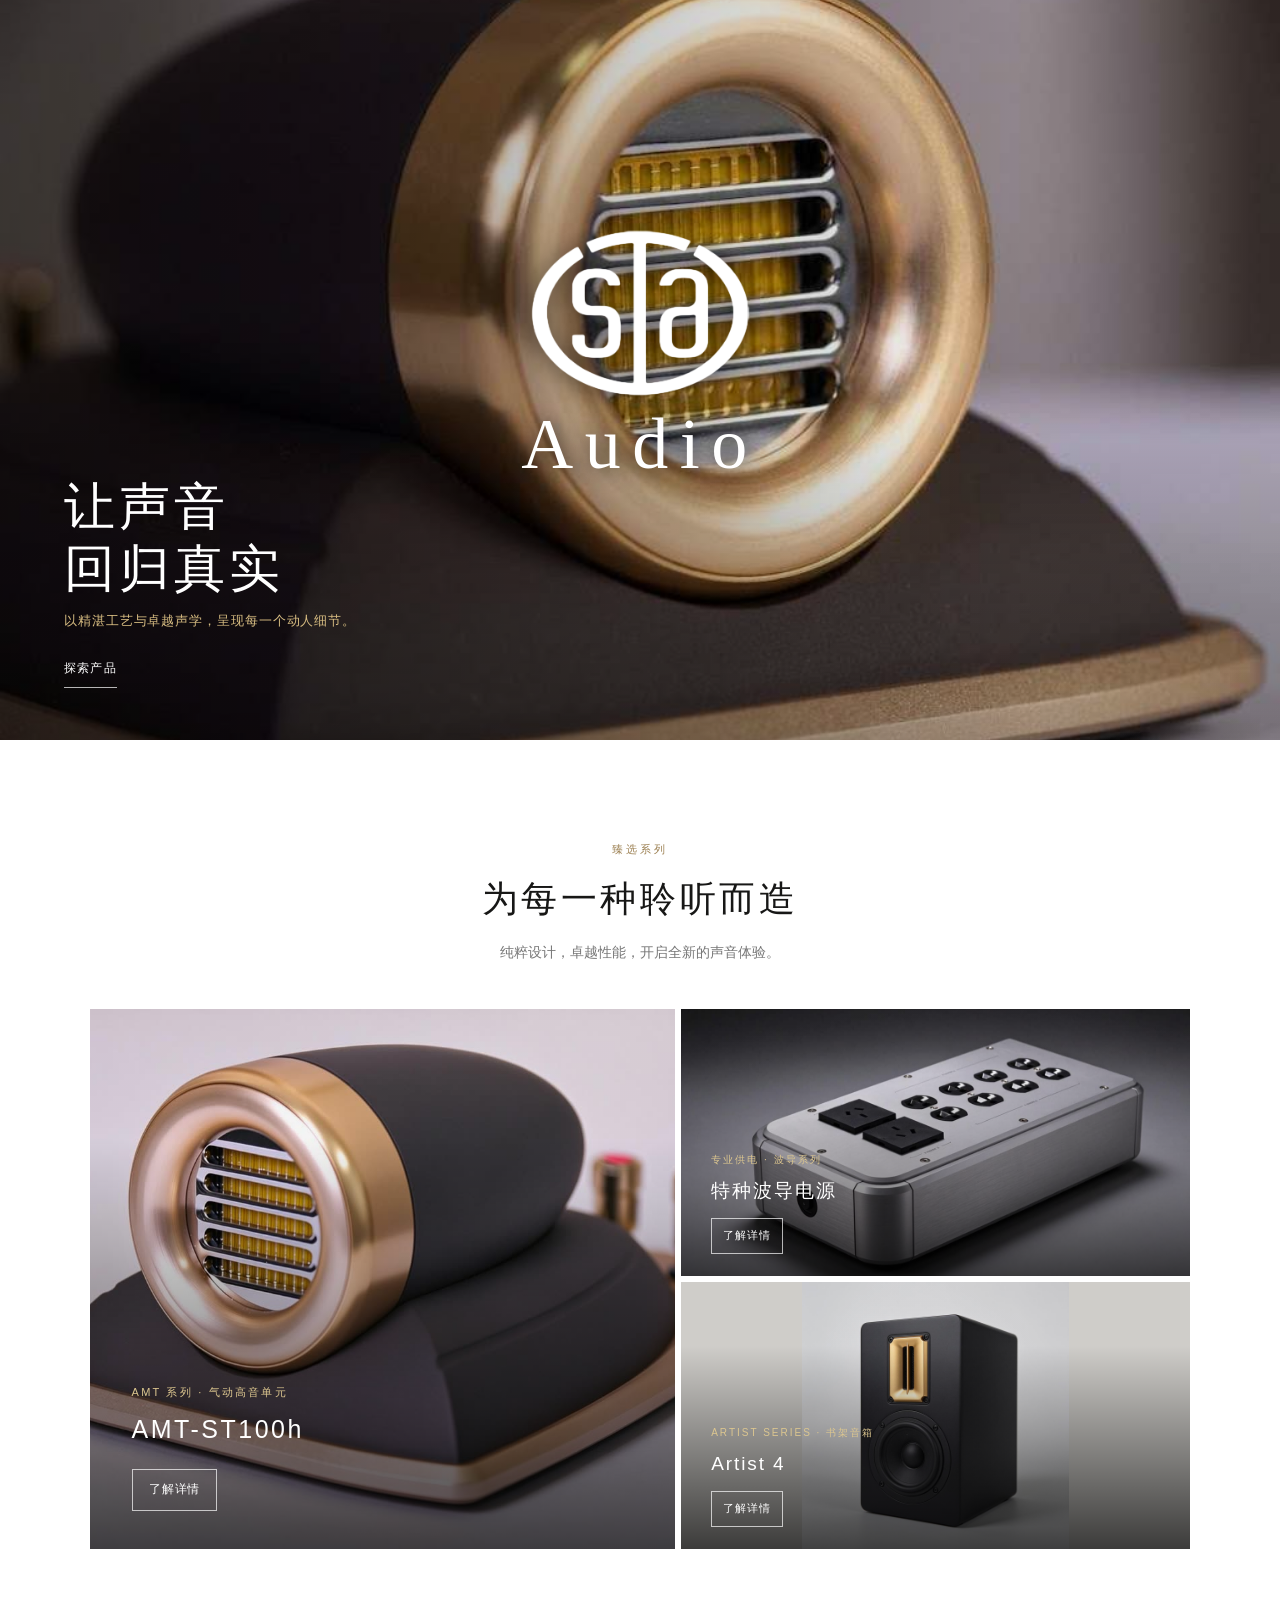
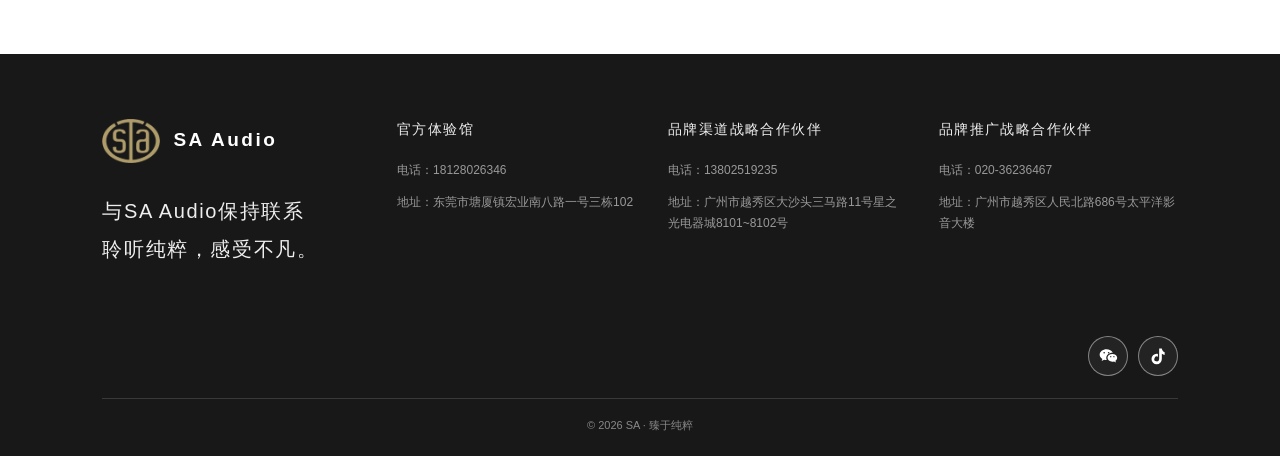
<file: index.html>
<!doctype html>
<html lang="zh-CN">
<head>
  <meta charset="utf-8">
  <meta name="viewport" content="width=device-width, initial-scale=1">
  <title>SA｜臻于纯粹</title>
  <link rel="stylesheet" href="style.css">
</head>
<body>
  <main id="top">
    <section class="hero-slide" id="home-audio" aria-label="SA Audio 品牌视频">
      <video class="hero-video" autoplay muted loop playsinline webkit-playsinline x5-playsinline x5-video-player-type="h5" preload="auto" poster="images/sa-home-poster.jpg" aria-label="SA Audio 品牌宣传视频">
        <source src="images/sa-home-hero.mp4" type="video/mp4">
      </video>
      <div class="shade"></div>
      <div class="hero-brand"><img src="images/SA_logo.png" alt="SA 标志"><span class="hero-brand-name">Audio</span></div>
      <div class="hero-copy"><h1>让声音<br>回归真实</h1><p>以精湛工艺与卓越声学，呈现每一个动人细节。</p><a class="light-link" href="#products">探索产品</a></div>
    </section>
    <section class="products" id="products">
      <div class="section-heading"><p class="eyebrow">臻选系列</p><h2>为每一种聆听而造</h2><p>纯粹设计，卓越性能，开启全新的声音体验。</p></div>
      <div class="product-showcase">
        <article class="product-card product-featured"><div class="product-art art-st100h" role="img" aria-label="AMT-ST100h 气动高音单元"></div><div class="product-info"><p>AMT 系列 · 气动高音单元</p><h3>AMT-ST100h</h3><a href="products/amt-st100h.html" class="detail-button">了解详情</a></div></article>
        <div class="product-side">
          <article class="product-card product-secondary product-third"><div class="product-art art-power" role="img" aria-label="特种波导电源"></div><div class="product-info"><p>专业供电 · 波导系列</p><h3>特种波导电源</h3><a href="products/special-waveguide-power.html" class="detail-button">了解详情</a></div></article>
          <article class="product-card product-secondary product-second product-artist4"><div class="product-art art-artist4" role="img" aria-label="Artist 4 书架音箱"></div><div class="product-info"><p>ARTIST SERIES · 书架音箱</p><h3>Artist 4</h3><a href="products/artist-4.html" class="detail-button">了解详情</a></div></article>
        </div>
      </div>
    </section>
  </main>
  <footer id="contact">
    <div class="footer-main">
      <div class="footer-brand-block"><a class="brand footer-brand" href="#top"><img src="images/SA_logo.png" alt="SA 标志"><span>SA Audio</span></a><p class="footer-slogan">与SA Audio保持联系<br>聆听纯粹，感受不凡。</p></div>
      <div class="footer-col"><h3>官方体验馆</h3><p>电话：18128026346</p><p>地址：东莞市塘厦镇宏业南八路一号三栋102</p></div>
      <div class="footer-col"><h3>品牌渠道战略合作伙伴</h3><p>电话：13802519235</p><p>地址：广州市越秀区大沙头三马路11号星之光电器城8101~8102号</p></div>
      <div class="footer-col"><h3>品牌推广战略合作伙伴</h3><p>电话：020-36236467</p><p>地址：广州市越秀区人民北路686号太平洋影音大楼</p></div>
    </div>
    <div class="contact-social" aria-label="社交平台">
      <button type="button" class="wechat-trigger" aria-label="微信视频号二维码" title="微信视频号"><svg viewBox="0 0 24 24" aria-hidden="true"><path d="M10.2 4C5.7 4 2 6.9 2 10.5c0 2 1.2 3.8 3.2 5l-.8 2.4 2.9-1.5c.9.2 1.8.4 2.8.4h.4a5.7 5.7 0 0 1-.6-2.5c0-3.4 3.3-6.2 7.3-6.2h.6C16.5 5.7 13.6 4 10.2 4Zm-2.8 5.1a1 1 0 1 1 0-2 1 1 0 0 1 0 2Zm5.4 0a1 1 0 1 1 0-2 1 1 0 0 1 0 2Zm4.4.5c-3.2 0-5.8 2-5.8 4.6s2.6 4.6 5.8 4.6c.7 0 1.4-.1 2-.3l2.4 1.2-.7-1.9c1.3-.8 2.1-2.1 2.1-3.6 0-2.6-2.6-4.6-5.8-4.6Zm-1.9 4a.8.8 0 1 1 0-1.6.8.8 0 0 1 0 1.6Zm3.8 0a.8.8 0 1 1 0-1.6.8.8 0 0 1 0 1.6Z"/></svg></button>
      <a class="social-link" href="https://v.douyin.com/jvK3OM8DqbU/" target="_blank" rel="noopener noreferrer" aria-label="抖音" title="抖音"><svg viewBox="0 0 24 24" aria-hidden="true"><path d="M16.6 3c.3 2.2 1.5 3.7 3.4 4.5v3.2a9 9 0 0 1-3.4-1.3v6.2a6.2 6.2 0 1 1-6.2-6.2c.5 0 1 .1 1.5.2v3.4a2.9 2.9 0 1 0 1.5 2.6V3h3.2Z"/></svg></a>
    </div>
    <dialog class="wechat-modal" aria-label="SA 官方微信视频号二维码"><button class="wechat-close" type="button" aria-label="关闭">×</button><img src="images/wechat-channel.png" alt="SA 官方微信视频号二维码"><p>微信扫码关注 SA 官方视频号</p></dialog>
    <div class="footer-bottom"><span>© 2026 SA · 臻于纯粹</span></div>
  </footer>
  <script src="script.js" defer></script>
</body>
</html>
</file>
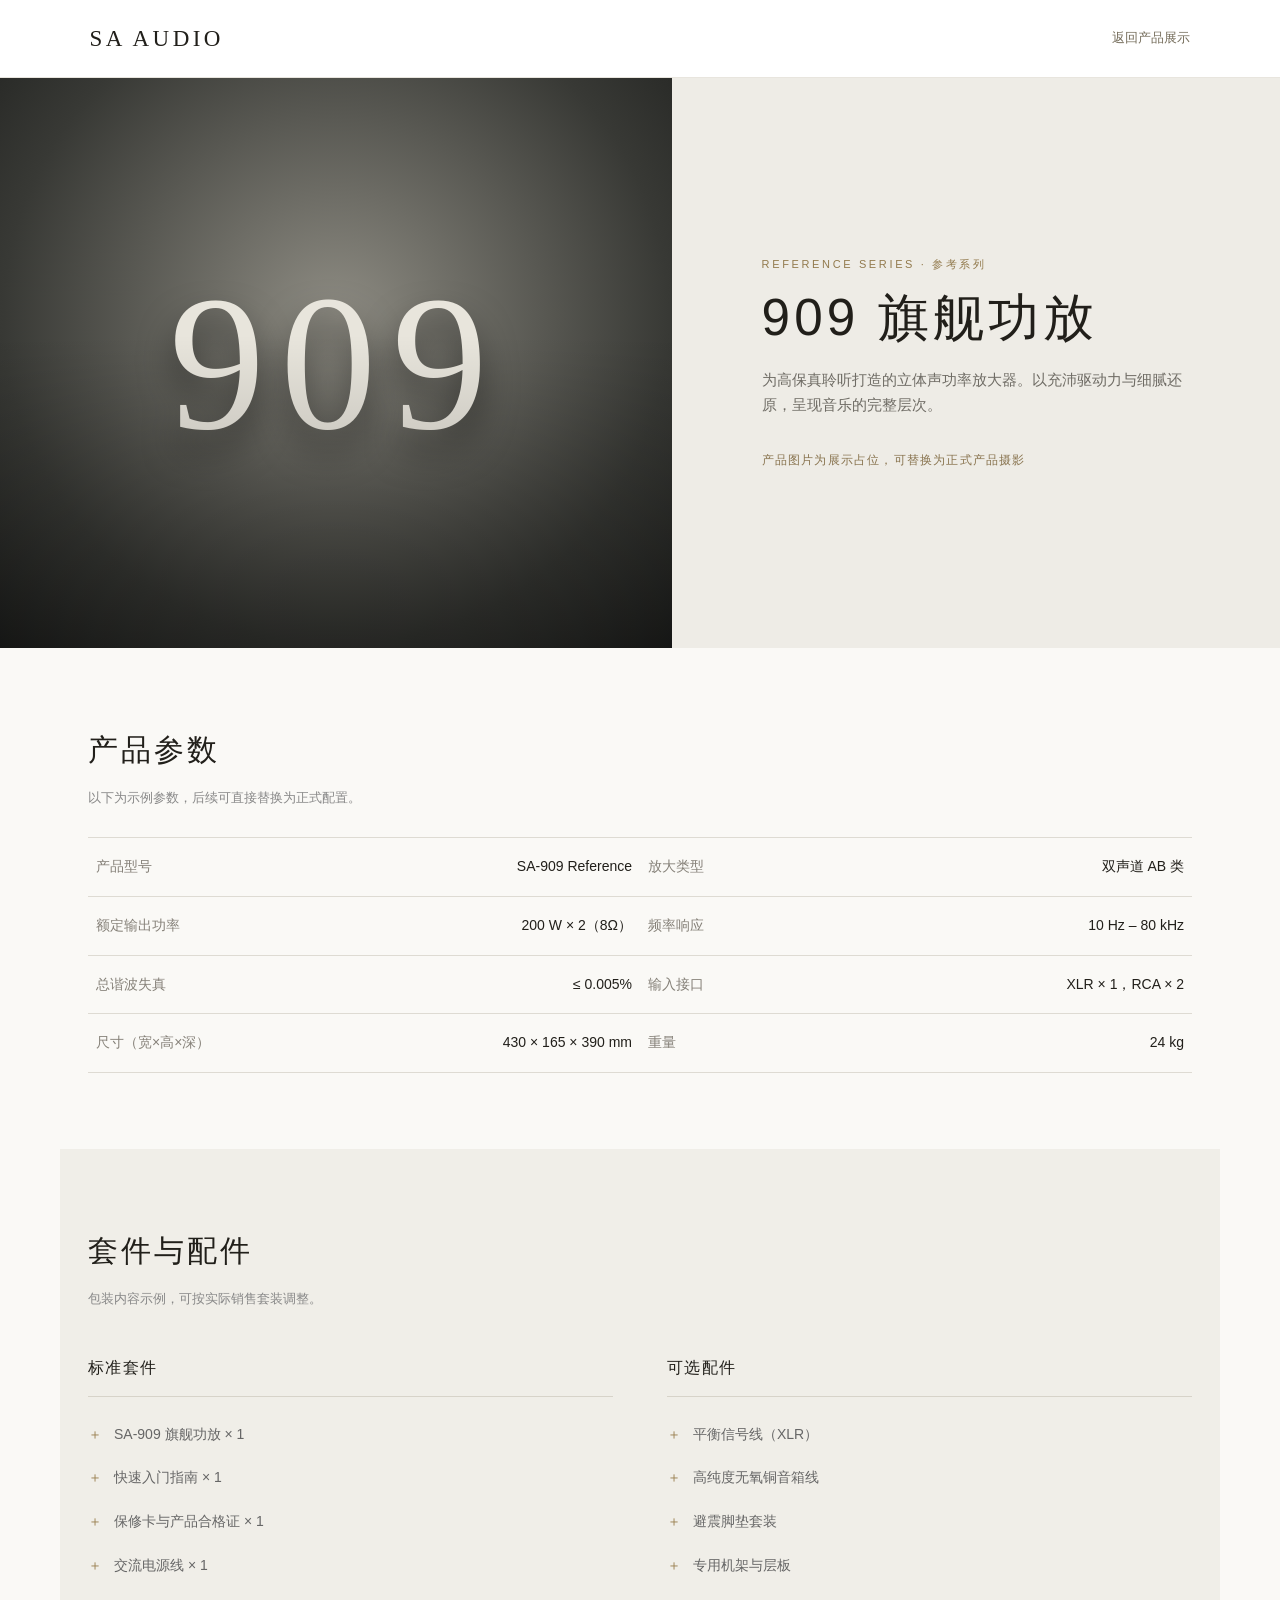
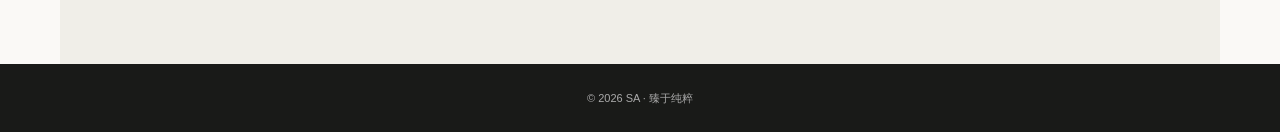
<file: products/amplifier.html>
<!doctype html><html lang="zh-CN"><head><meta charset="utf-8"><meta name="viewport" content="width=device-width, initial-scale=1"><title>909 旗舰功放｜SA Audio</title><link rel="stylesheet" href="product.css"></head><body>
<header class="detail-header"><a class="detail-logo" href="../index.html">SA AUDIO</a><a class="back-link" href="../index.html#products">返回产品展示</a></header>
<main><section class="detail-hero"><div class="detail-image" role="img" aria-label="909旗舰功放产品展示图"><span>909</span></div><div class="detail-copy"><p class="detail-kicker">REFERENCE SERIES · 参考系列</p><h1>909 旗舰功放</h1><p class="detail-lead">为高保真聆听打造的立体声功率放大器。以充沛驱动力与细腻还原，呈现音乐的完整层次。</p><p class="detail-price-note">产品图片为展示占位，可替换为正式产品摄影</p></div></section>
<section class="detail-section"><h2>产品参数</h2><p class="section-note">以下为示例参数，后续可直接替换为正式配置。</p><div class="spec-grid"><div class="spec-row"><span>产品型号</span><span>SA-909 Reference</span></div><div class="spec-row"><span>放大类型</span><span>双声道 AB 类</span></div><div class="spec-row"><span>额定输出功率</span><span>200 W × 2（8Ω）</span></div><div class="spec-row"><span>频率响应</span><span>10 Hz – 80 kHz</span></div><div class="spec-row"><span>总谐波失真</span><span>≤ 0.005%</span></div><div class="spec-row"><span>输入接口</span><span>XLR × 1，RCA × 2</span></div><div class="spec-row"><span>尺寸（宽×高×深）</span><span>430 × 165 × 390 mm</span></div><div class="spec-row"><span>重量</span><span>24 kg</span></div></div></section>
<section class="detail-section detail-lists"><h2>套件与配件</h2><p class="section-note">包装内容示例，可按实际销售套装调整。</p><div class="list-columns"><div><h3>标准套件</h3><ul><li>SA-909 旗舰功放 × 1</li><li>快速入门指南 × 1</li><li>保修卡与产品合格证 × 1</li><li>交流电源线 × 1</li></ul></div><div><h3>可选配件</h3><ul><li>平衡信号线（XLR）</li><li>高纯度无氧铜音箱线</li><li>避震脚垫套装</li><li>专用机架与层板</li></ul></div></div></section></main><footer class="detail-footer"><span>© 2026 SA · 臻于纯粹</span></footer></body></html>
</file>
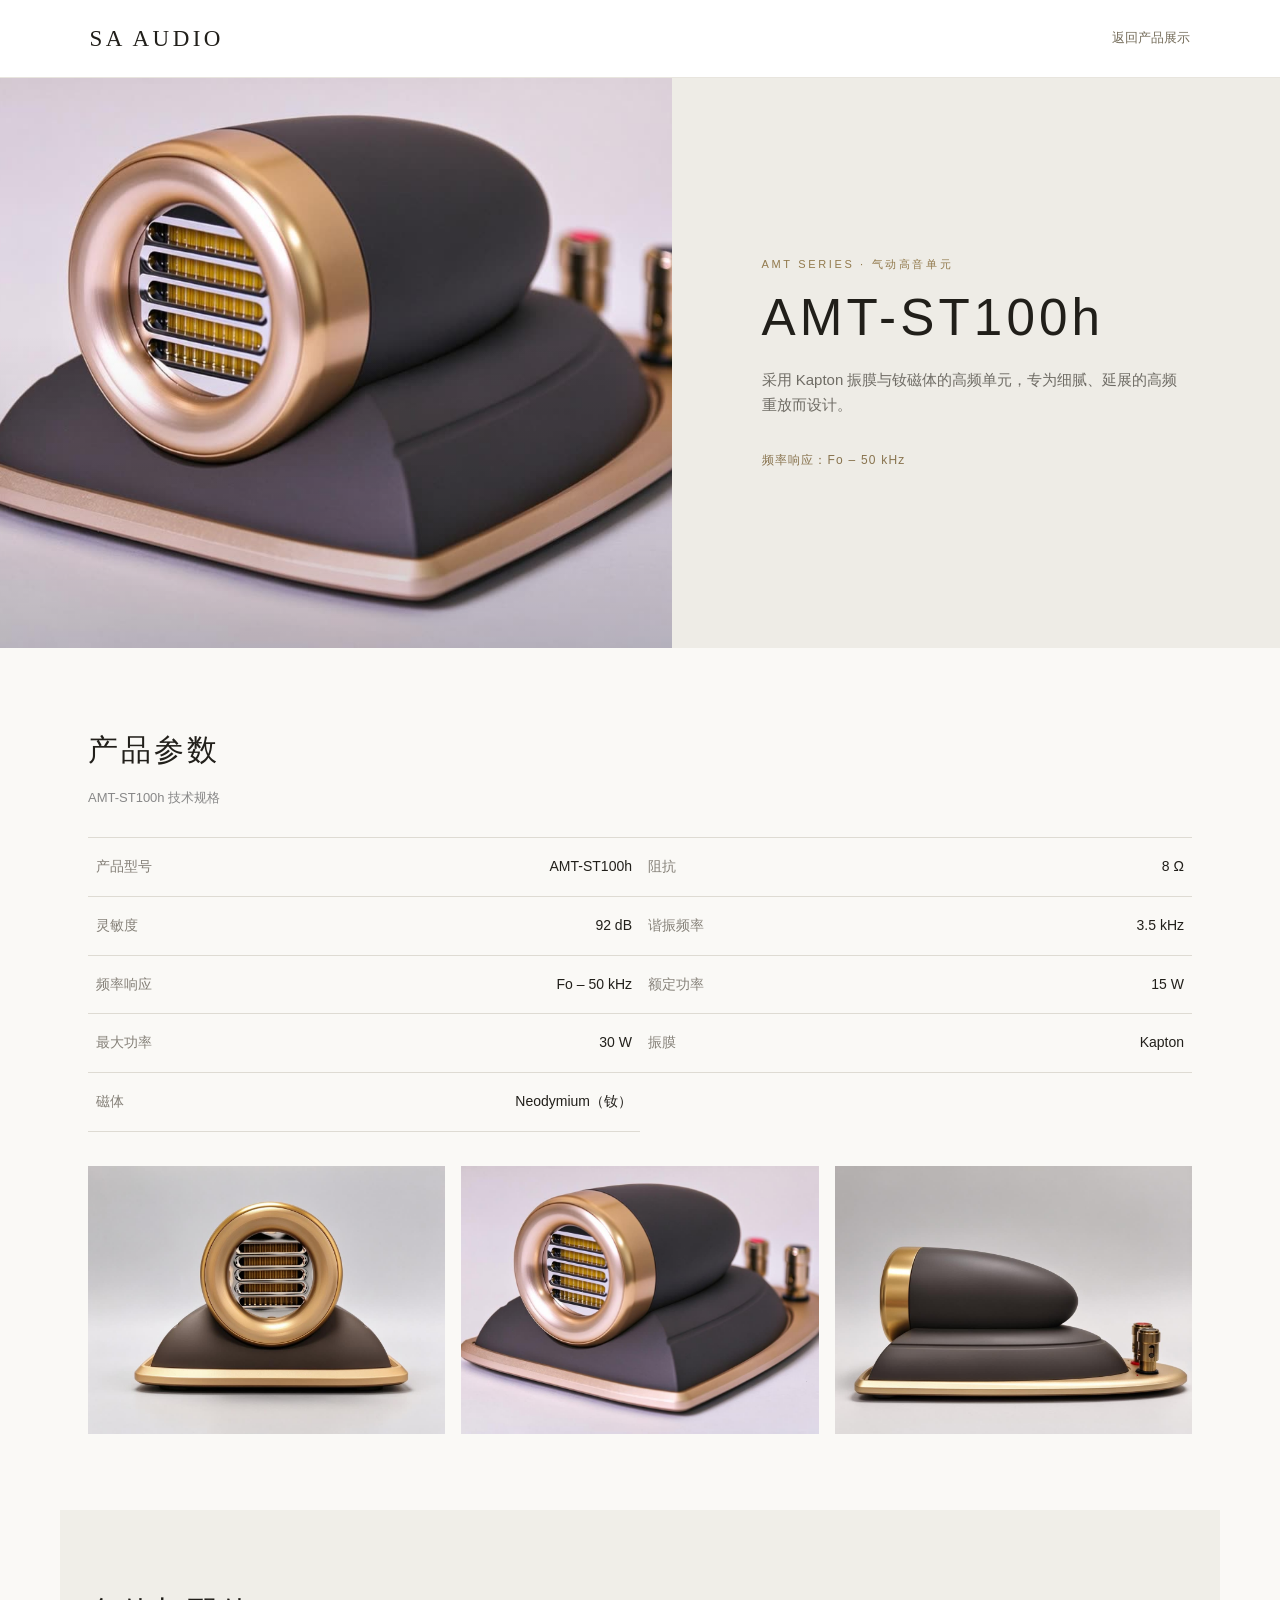
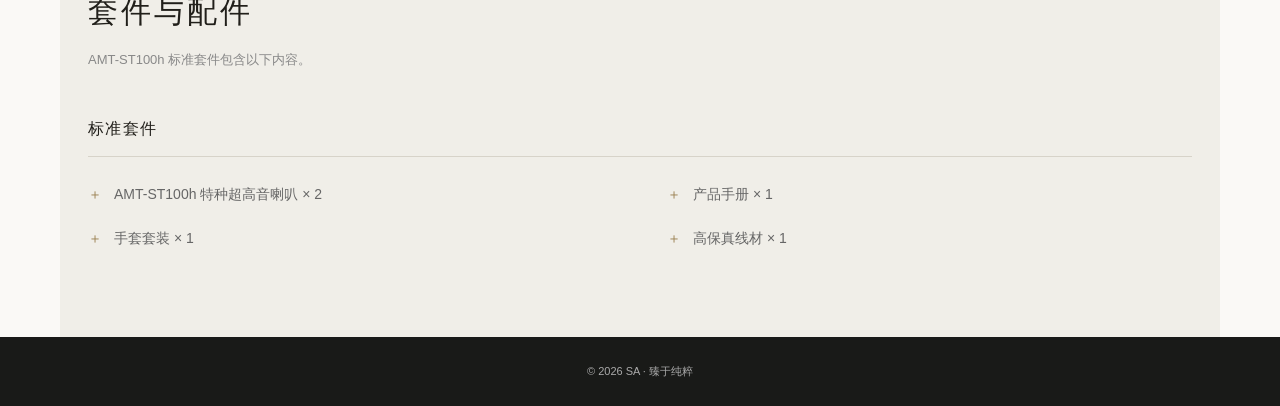
<file: products/amt-st100h.html>
<!doctype html>
<html lang="zh-CN">
<head>
  <meta charset="utf-8">
  <meta name="viewport" content="width=device-width, initial-scale=1">
  <title>AMT-ST100h｜SA Audio</title>
  <link rel="stylesheet" href="product.css">
</head>
<body>
  <header class="detail-header">
    <a class="detail-logo" href="../index.html">SA AUDIO</a>
    <a class="back-link" href="../index.html#products">返回产品展示</a>
  </header>
  <main>
    <section class="detail-hero">
      <div class="detail-image amt-detail-image" role="img" aria-label="AMT-ST100h 气动高音单元正侧面图">
        <img src="../images/productImg/AMT-ST100h/正侧面.png" alt="AMT-ST100h 气动高音单元">
      </div>
      <div class="detail-copy">
        <p class="detail-kicker">AMT SERIES · 气动高音单元</p>
        <h1>AMT-ST100h</h1>
        <p class="detail-lead">采用 Kapton 振膜与钕磁体的高频单元，专为细腻、延展的高频重放而设计。</p>
        <p class="detail-price-note">频率响应：Fo – 50 kHz</p>
      </div>
    </section>
    <section class="detail-section">
      <h2>产品参数</h2>
      <p class="section-note">AMT-ST100h 技术规格</p>
      <div class="spec-grid">
        <div class="spec-row"><span>产品型号</span><span>AMT-ST100h</span></div>
        <div class="spec-row"><span>阻抗</span><span>8 Ω</span></div>
        <div class="spec-row"><span>灵敏度</span><span>92 dB</span></div>
        <div class="spec-row"><span>谐振频率</span><span>3.5 kHz</span></div>
        <div class="spec-row"><span>频率响应</span><span>Fo – 50 kHz</span></div>
        <div class="spec-row"><span>额定功率</span><span>15 W</span></div>
        <div class="spec-row"><span>最大功率</span><span>30 W</span></div>
        <div class="spec-row"><span>振膜</span><span>Kapton</span></div>
        <div class="spec-row"><span>磁体</span><span>Neodymium（钕）</span></div>
      </div>
      <div class="product-gallery" aria-label="AMT-ST100h 产品图集">
        <img src="../images/productImg/AMT-ST100h/正面.png" alt="AMT-ST100h 正面">
        <img src="../images/productImg/AMT-ST100h/正侧面.png" alt="AMT-ST100h 正侧面">
        <img src="../images/productImg/AMT-ST100h/侧面.png" alt="AMT-ST100h 侧面">
      </div>
    </section>
    <section class="detail-section detail-lists">
      <h2>套件与配件</h2>
      <p class="section-note">AMT-ST100h 标准套件包含以下内容。</p>
      <div class="list-columns kit-list-single">
        <div><h3>标准套件</h3><ul>
          <li>AMT-ST100h 特种超高音喇叭 × 2</li>
          <li>产品手册 × 1</li>
          <li>手套套装 × 1</li>
          <li>高保真线材 × 1</li>
        </ul></div>
      </div>
    </section>
  </main>
  <footer class="detail-footer"><span>© 2026 SA · 臻于纯粹</span></footer>
</body>
</html>
</file>
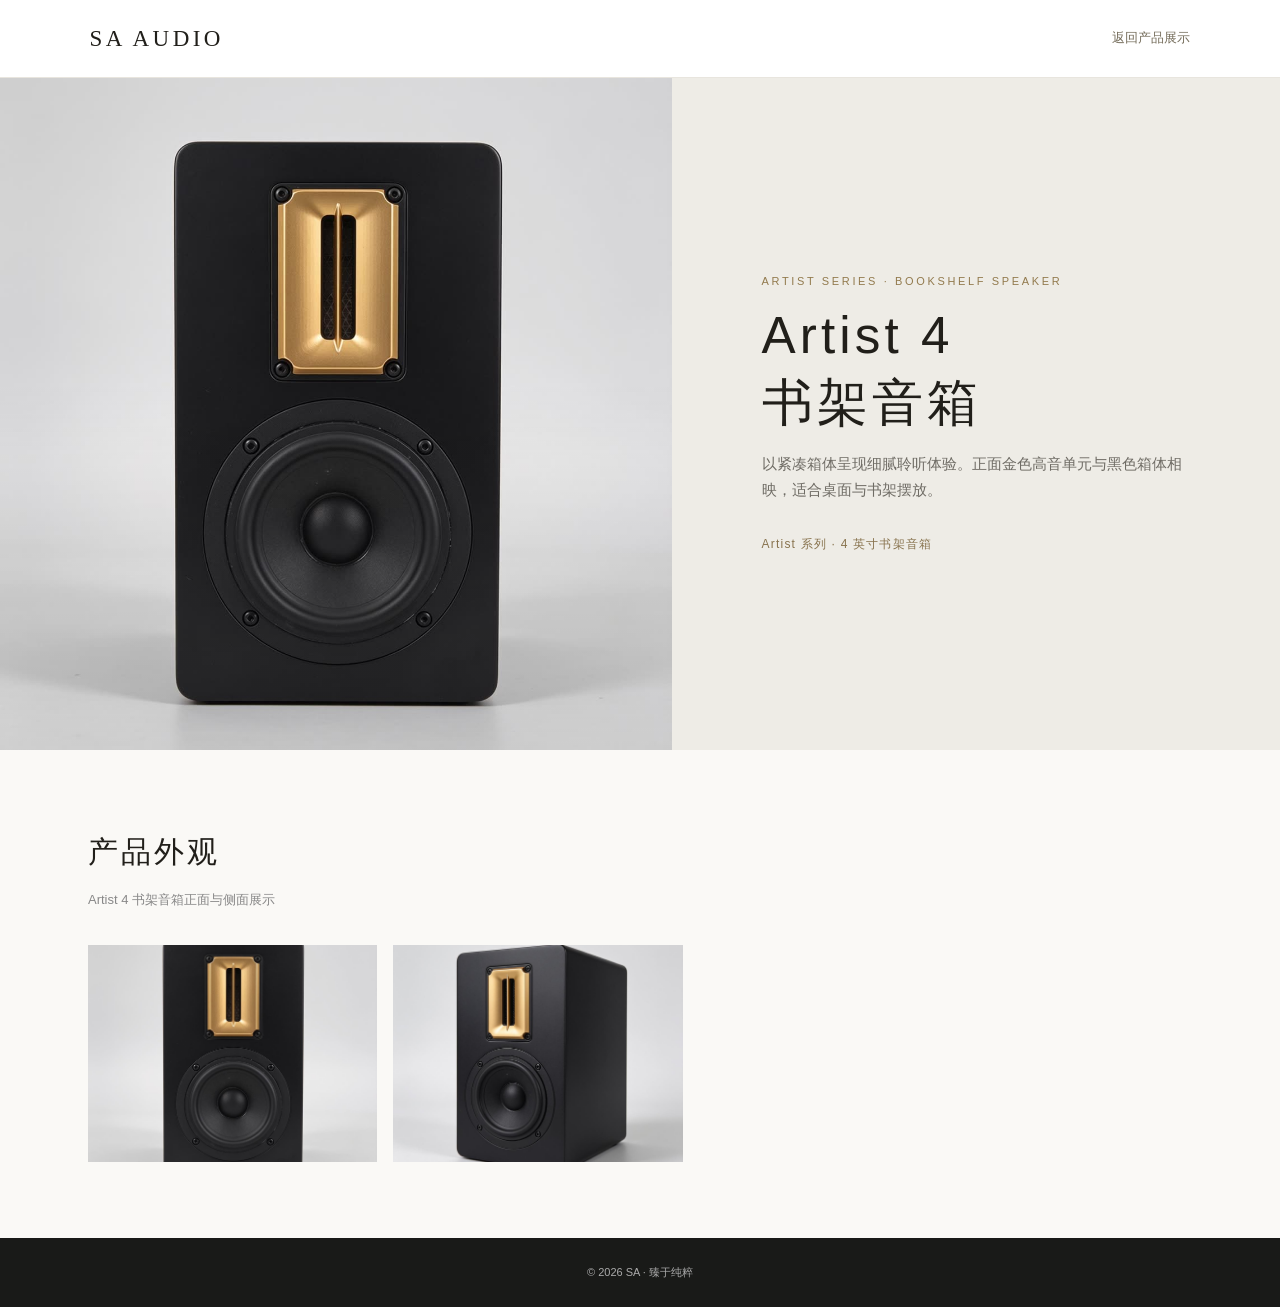
<file: products/artist-4.html>
<!doctype html>
<html lang="zh-CN">
<head>
  <meta charset="utf-8">
  <meta name="viewport" content="width=device-width, initial-scale=1">
  <title>Artist 4 书架音箱｜SA Audio</title>
  <link rel="stylesheet" href="product.css">
</head>
<body>
  <header class="detail-header">
    <a class="detail-logo" href="../index.html">SA AUDIO</a>
    <a class="back-link" href="../index.html#products">返回产品展示</a>
  </header>
  <main>
    <section class="detail-hero">
      <div class="detail-image artist4-detail-image" role="img" aria-label="Artist 4 书架音箱正面图">
        <img src="../images/productImg/artist-4-front.jpeg" alt="Artist 4 书架音箱正面">
      </div>
      <div class="detail-copy">
        <p class="detail-kicker">ARTIST SERIES · BOOKSHELF SPEAKER</p>
        <h1>Artist 4<br>书架音箱</h1>
        <p class="detail-lead">以紧凑箱体呈现细腻聆听体验。正面金色高音单元与黑色箱体相映，适合桌面与书架摆放。</p>
        <p class="detail-price-note">Artist 系列 · 4 英寸书架音箱</p>
      </div>
    </section>
    <section class="detail-section">
      <h2>产品外观</h2>
      <p class="section-note">Artist 4 书架音箱正面与侧面展示</p>
      <div class="product-gallery artist4-gallery" aria-label="Artist 4 书架音箱产品图片">
        <img src="../images/productImg/artist-4-front.jpeg" alt="Artist 4 书架音箱正面">
        <img src="../images/productImg/artist-4-side.jpg" alt="Artist 4 书架音箱侧面">
      </div>
    </section>
  </main>
  <footer class="detail-footer"><span>© 2026 SA · 臻于纯粹</span></footer>
</body>
</html>
</file>
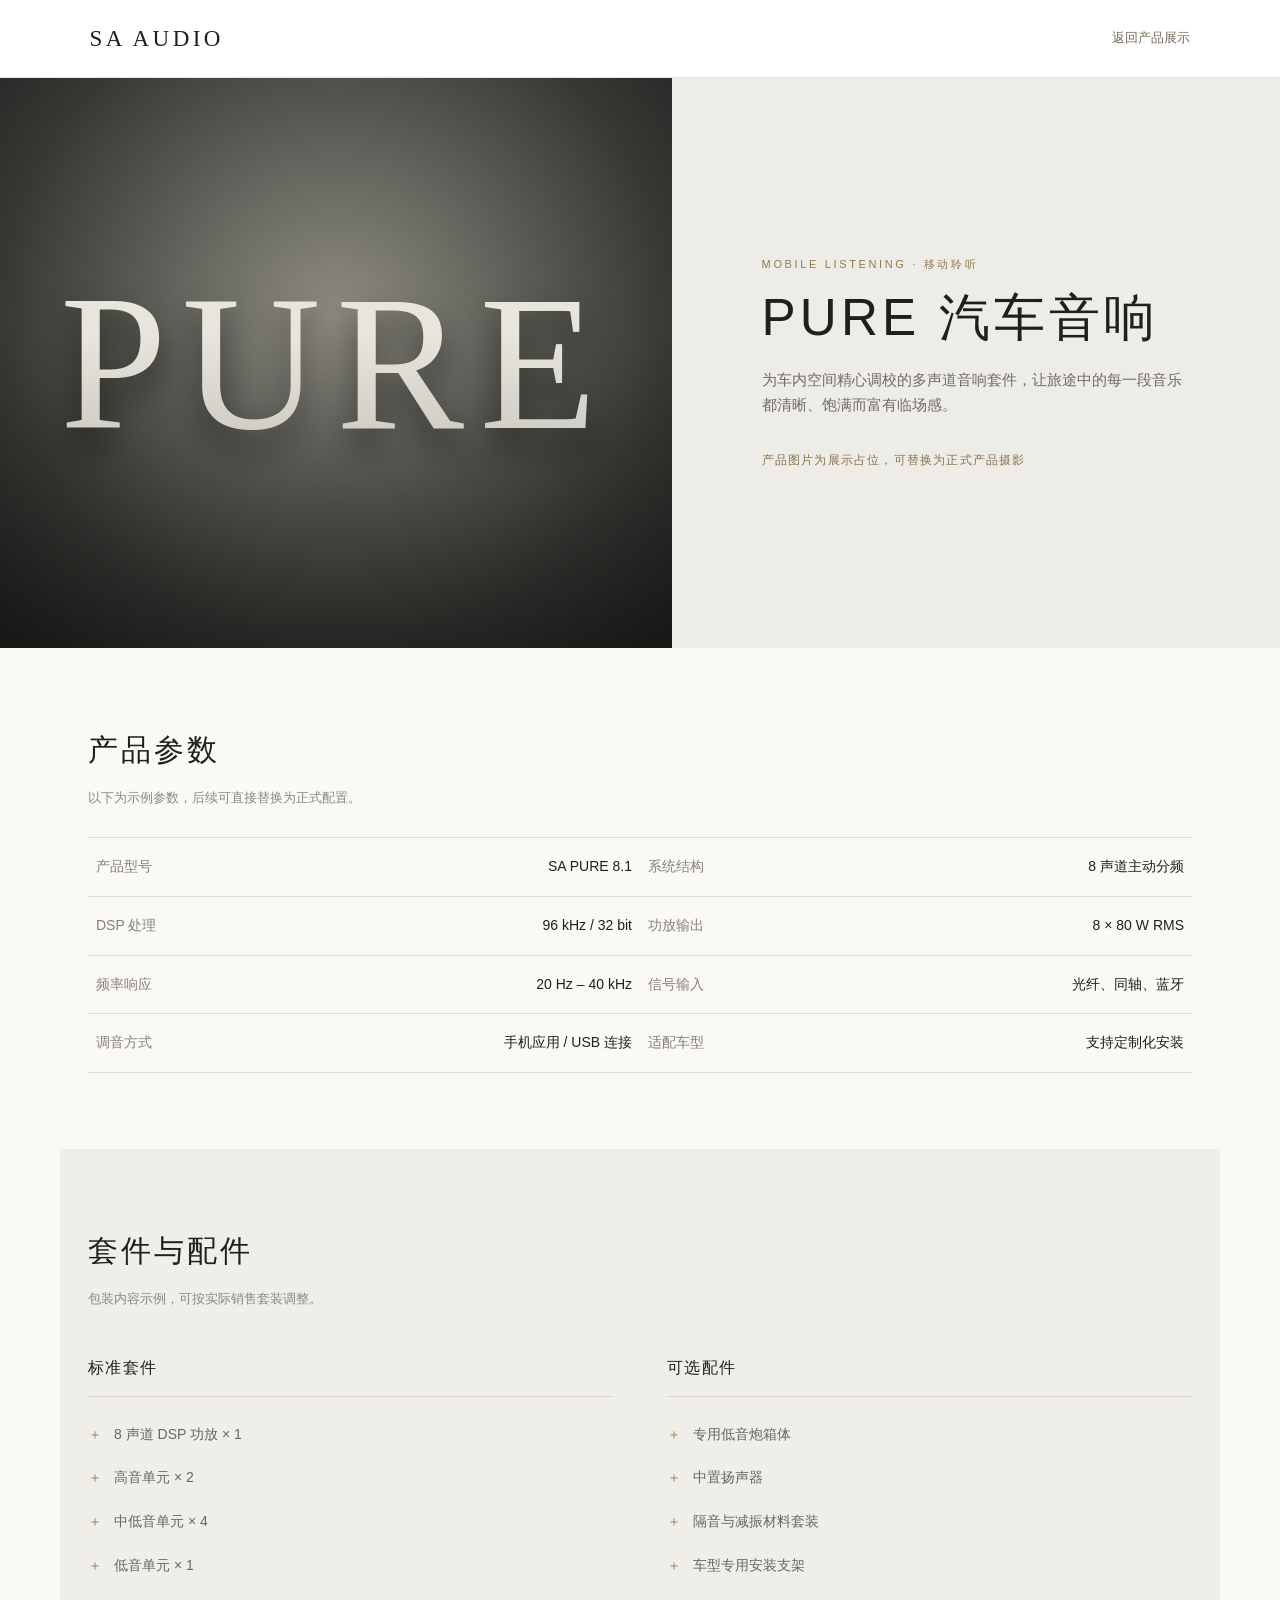
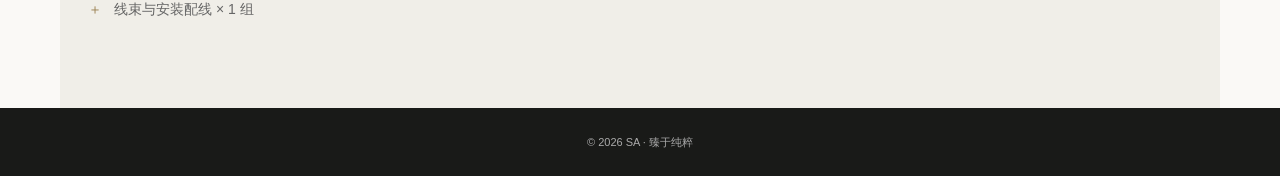
<file: products/car-audio.html>
<!doctype html><html lang="zh-CN"><head><meta charset="utf-8"><meta name="viewport" content="width=device-width, initial-scale=1"><title>PURE 汽车音响｜SA Audio</title><link rel="stylesheet" href="product.css"></head><body>
<header class="detail-header"><a class="detail-logo" href="../index.html">SA AUDIO</a><a class="back-link" href="../index.html#products">返回产品展示</a></header>
<main><section class="detail-hero"><div class="detail-image" role="img" aria-label="PURE汽车音响产品展示图"><span>PURE</span></div><div class="detail-copy"><p class="detail-kicker">MOBILE LISTENING · 移动聆听</p><h1>PURE 汽车音响</h1><p class="detail-lead">为车内空间精心调校的多声道音响套件，让旅途中的每一段音乐都清晰、饱满而富有临场感。</p><p class="detail-price-note">产品图片为展示占位，可替换为正式产品摄影</p></div></section>
<section class="detail-section"><h2>产品参数</h2><p class="section-note">以下为示例参数，后续可直接替换为正式配置。</p><div class="spec-grid"><div class="spec-row"><span>产品型号</span><span>SA PURE 8.1</span></div><div class="spec-row"><span>系统结构</span><span>8 声道主动分频</span></div><div class="spec-row"><span>DSP 处理</span><span>96 kHz / 32 bit</span></div><div class="spec-row"><span>功放输出</span><span>8 × 80 W RMS</span></div><div class="spec-row"><span>频率响应</span><span>20 Hz – 40 kHz</span></div><div class="spec-row"><span>信号输入</span><span>光纤、同轴、蓝牙</span></div><div class="spec-row"><span>调音方式</span><span>手机应用 / USB 连接</span></div><div class="spec-row"><span>适配车型</span><span>支持定制化安装</span></div></div></section>
<section class="detail-section detail-lists"><h2>套件与配件</h2><p class="section-note">包装内容示例，可按实际销售套装调整。</p><div class="list-columns"><div><h3>标准套件</h3><ul><li>8 声道 DSP 功放 × 1</li><li>高音单元 × 2</li><li>中低音单元 × 4</li><li>低音单元 × 1</li><li>线束与安装配线 × 1 组</li></ul></div><div><h3>可选配件</h3><ul><li>专用低音炮箱体</li><li>中置扬声器</li><li>隔音与减振材料套装</li><li>车型专用安装支架</li></ul></div></div></section></main><footer class="detail-footer"><span>© 2026 SA · 臻于纯粹</span></footer></body></html>
</file>
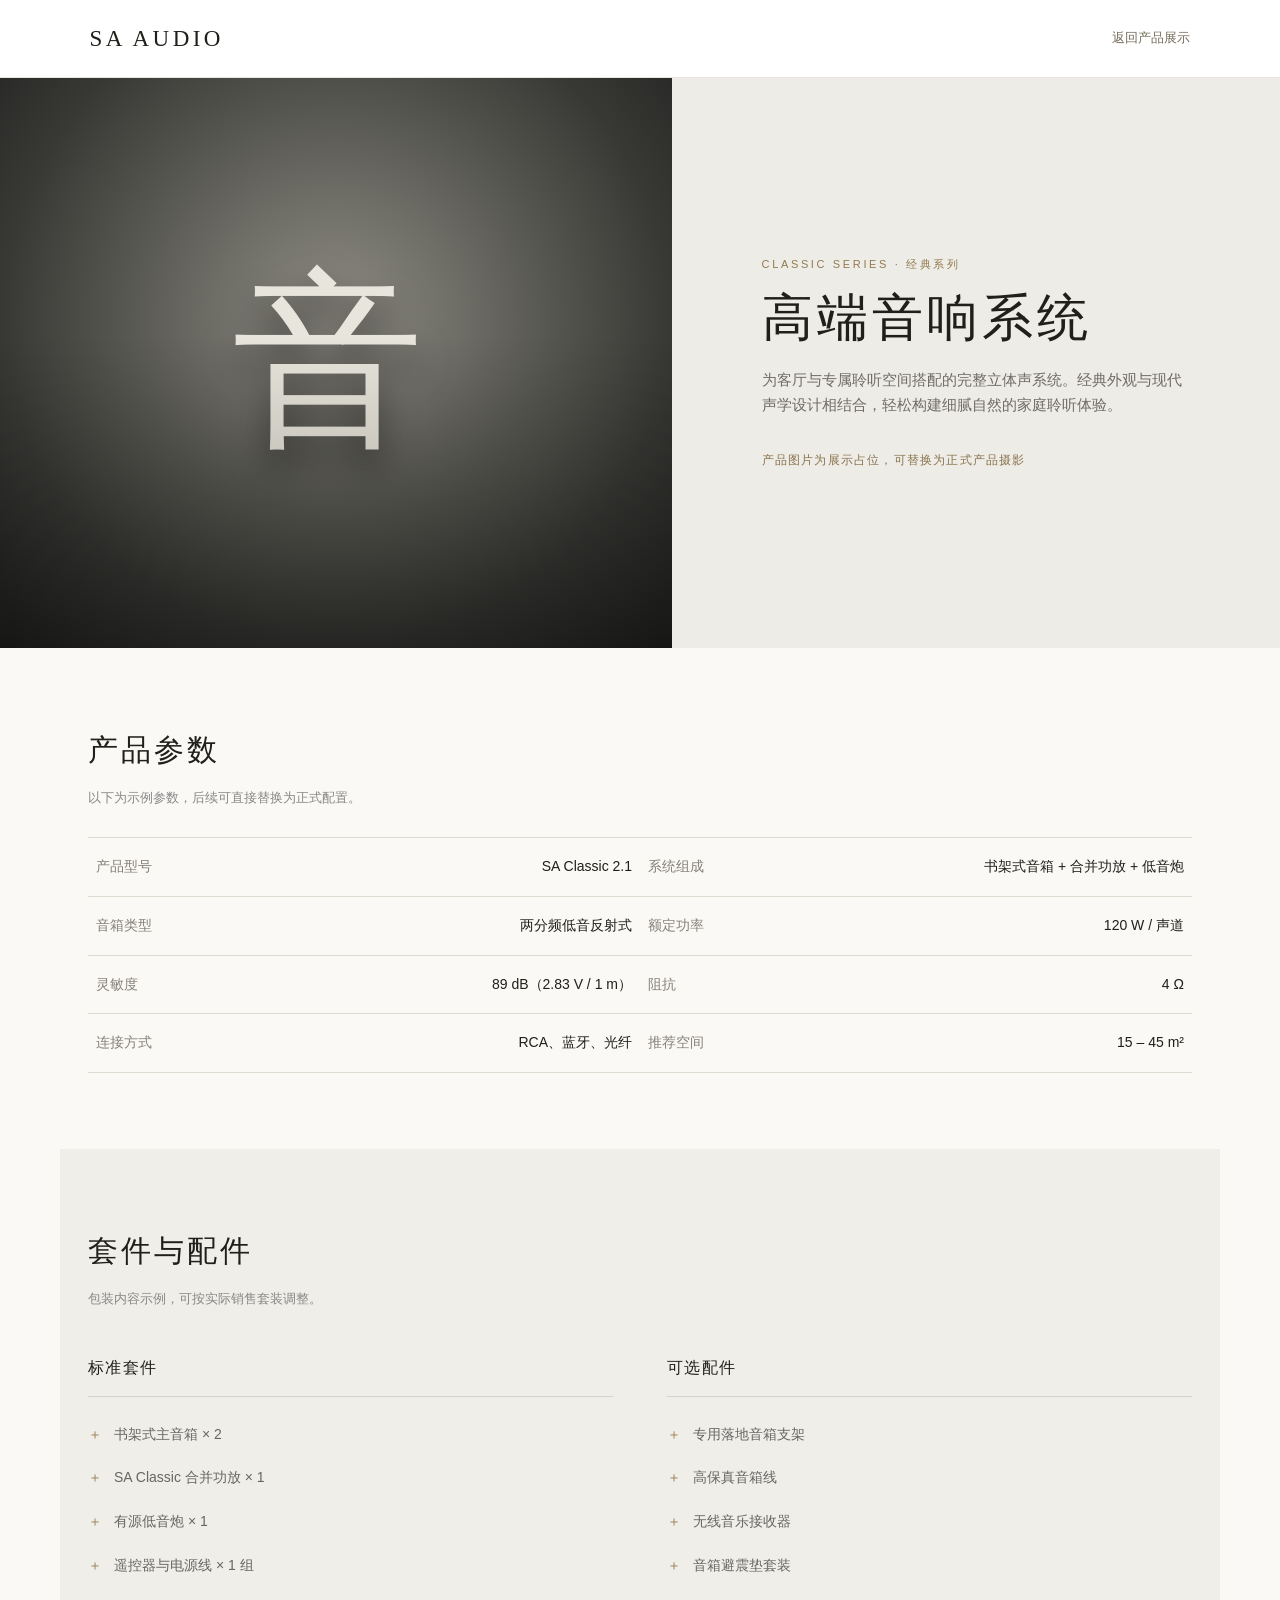
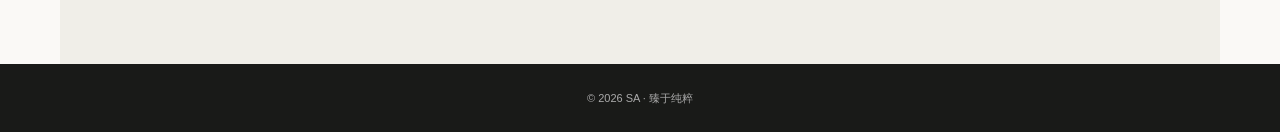
<file: products/speaker-system.html>
<!doctype html><html lang="zh-CN"><head><meta charset="utf-8"><meta name="viewport" content="width=device-width, initial-scale=1"><title>经典高端音响系统｜SA Audio</title><link rel="stylesheet" href="product.css"></head><body>
<header class="detail-header"><a class="detail-logo" href="../index.html">SA AUDIO</a><a class="back-link" href="../index.html#products">返回产品展示</a></header>
<main><section class="detail-hero"><div class="detail-image" role="img" aria-label="经典高端音响系统产品展示图"><span>音</span></div><div class="detail-copy"><p class="detail-kicker">CLASSIC SERIES · 经典系列</p><h1>高端音响系统</h1><p class="detail-lead">为客厅与专属聆听空间搭配的完整立体声系统。经典外观与现代声学设计相结合，轻松构建细腻自然的家庭聆听体验。</p><p class="detail-price-note">产品图片为展示占位，可替换为正式产品摄影</p></div></section>
<section class="detail-section"><h2>产品参数</h2><p class="section-note">以下为示例参数，后续可直接替换为正式配置。</p><div class="spec-grid"><div class="spec-row"><span>产品型号</span><span>SA Classic 2.1</span></div><div class="spec-row"><span>系统组成</span><span>书架式音箱 + 合并功放 + 低音炮</span></div><div class="spec-row"><span>音箱类型</span><span>两分频低音反射式</span></div><div class="spec-row"><span>额定功率</span><span>120 W / 声道</span></div><div class="spec-row"><span>灵敏度</span><span>89 dB（2.83 V / 1 m）</span></div><div class="spec-row"><span>阻抗</span><span>4 Ω</span></div><div class="spec-row"><span>连接方式</span><span>RCA、蓝牙、光纤</span></div><div class="spec-row"><span>推荐空间</span><span>15 – 45 m²</span></div></div></section>
<section class="detail-section detail-lists"><h2>套件与配件</h2><p class="section-note">包装内容示例，可按实际销售套装调整。</p><div class="list-columns"><div><h3>标准套件</h3><ul><li>书架式主音箱 × 2</li><li>SA Classic 合并功放 × 1</li><li>有源低音炮 × 1</li><li>遥控器与电源线 × 1 组</li></ul></div><div><h3>可选配件</h3><ul><li>专用落地音箱支架</li><li>高保真音箱线</li><li>无线音乐接收器</li><li>音箱避震垫套装</li></ul></div></div></section></main><footer class="detail-footer"><span>© 2026 SA · 臻于纯粹</span></footer></body></html>
</file>
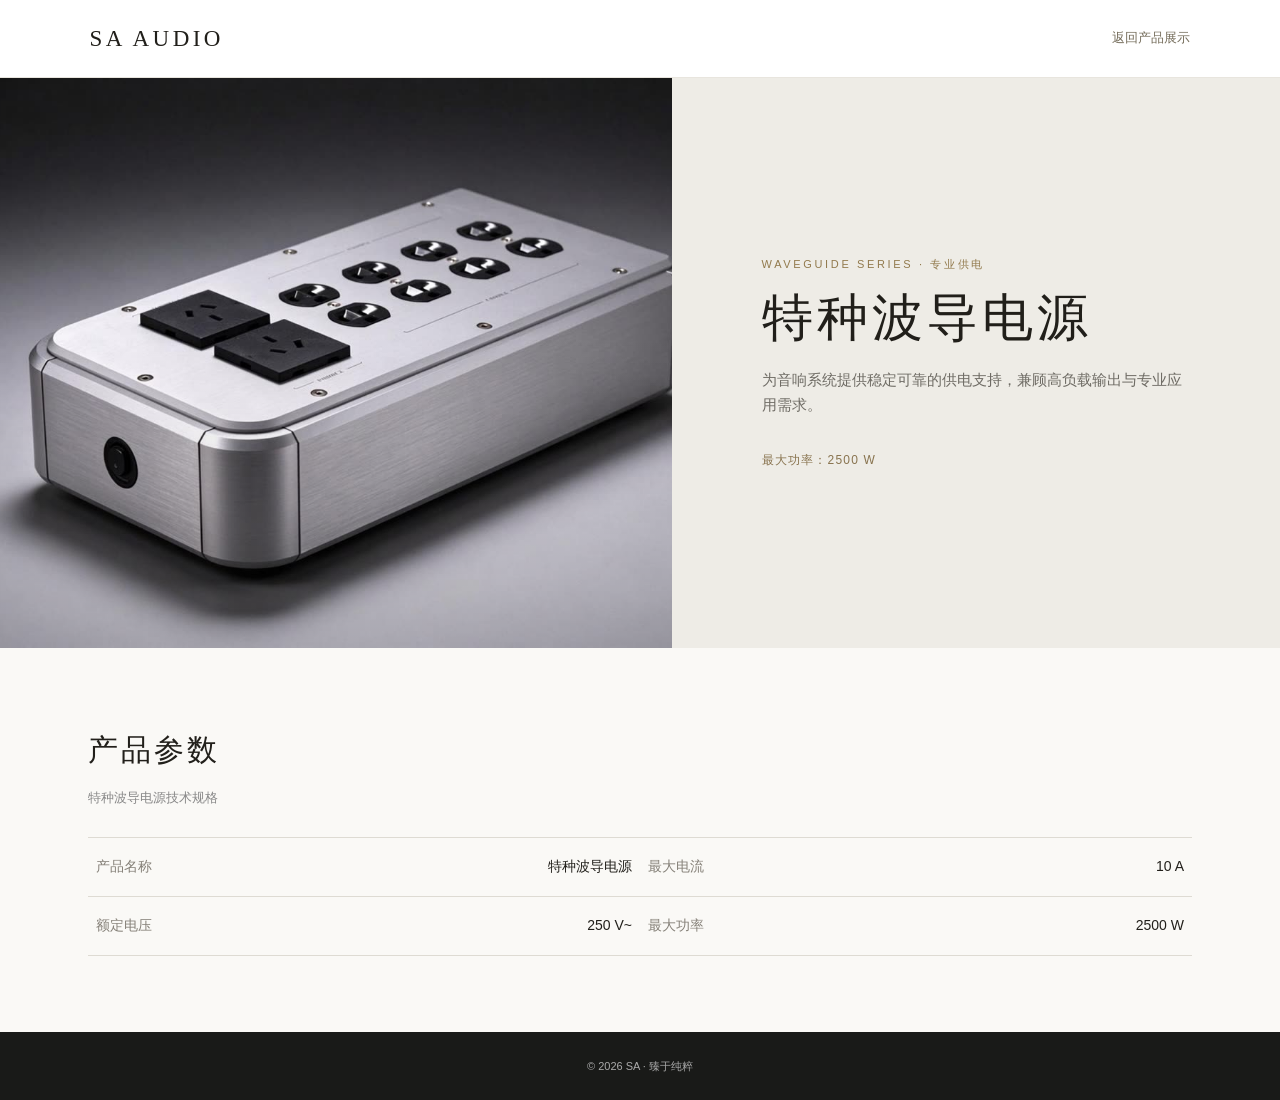
<file: products/special-waveguide-power.html>
<!doctype html>
<html lang="zh-CN">
<head>
  <meta charset="utf-8">
  <meta name="viewport" content="width=device-width, initial-scale=1">
  <title>特种波导电源｜SA Audio</title>
  <link rel="stylesheet" href="product.css">
</head>
<body>
  <header class="detail-header">
    <a class="detail-logo" href="../index.html">SA AUDIO</a>
    <a class="back-link" href="../index.html#products">返回产品展示</a>
  </header>
  <main>
    <section class="detail-hero">
      <div class="detail-image amt-detail-image" role="img" aria-label="特种波导电源产品图">
        <img src="../images/productImg/特种波导电源/电源.jpg" alt="特种波导电源">
      </div>
      <div class="detail-copy">
        <p class="detail-kicker">WAVEGUIDE SERIES · 专业供电</p>
        <h1>特种波导电源</h1>
        <p class="detail-lead">为音响系统提供稳定可靠的供电支持，兼顾高负载输出与专业应用需求。</p>
        <p class="detail-price-note">最大功率：2500 W</p>
      </div>
    </section>
    <section class="detail-section">
      <h2>产品参数</h2>
      <p class="section-note">特种波导电源技术规格</p>
      <div class="spec-grid">
        <div class="spec-row"><span>产品名称</span><span>特种波导电源</span></div>
        <div class="spec-row"><span>最大电流</span><span>10 A</span></div>
        <div class="spec-row"><span>额定电压</span><span>250 V~</span></div>
        <div class="spec-row"><span>最大功率</span><span>2500 W</span></div>
      </div>
    </section>
  </main>
  <footer class="detail-footer"><span>© 2026 SA · 臻于纯粹</span></footer>
</body>
</html>
</file>
<file: style.css>
*{box-sizing:border-box}
html{scroll-behavior:smooth}
body{margin:0;color:#171716;background:#fff;font-family:"Microsoft YaHei",Arial,sans-serif;line-height:1.6}
a{color:inherit;text-decoration:none}
.brand{display:flex;align-items:center;gap:13px;font-size:19px;font-weight:600;letter-spacing:.13em}
.brand img{width:58px;height:58px;object-fit:contain;filter:brightness(0) saturate(100%) invert(67%) sepia(17%) saturate(755%) hue-rotate(5deg) brightness(91%) contrast(86%)}
.brand small{display:block;font-size:9px;font-weight:400;letter-spacing:.18em;color:#aaa}
.hero-slide{height:min(68vw,740px);min-height:510px;aspect-ratio:auto;position:relative;overflow:hidden;background:#343432 url('images/sa-home-poster.jpg') center/cover no-repeat;color:white}
.hero-video{position:absolute;width:100%;height:100%;inset:0;object-fit:cover;object-position:center;background:#171817}
.shade{position:absolute;inset:0;background:linear-gradient(90deg,rgba(0,0,0,.48),rgba(0,0,0,.03) 80%),linear-gradient(0deg,rgba(0,0,0,.3),transparent 45%)}
.contact-social{display:flex;justify-content:flex-end;gap:10px;margin:0 0 22px}
.contact-social button,.contact-social .social-link{width:40px;height:40px;display:grid;place-items:center;border:1px solid #ffffff70;border-radius:50%;background:#ffffff0d;color:#fff;cursor:pointer;transition:background .2s}
.contact-social button:hover,.contact-social .social-link:hover{background:#ffffff25}
.contact-social svg{width:20px;height:20px;fill:currentColor}
.wechat-modal{position:fixed;inset:0;margin:auto;border:0;border-radius:12px;padding:22px;background:#fff;color:#222;box-shadow:0 18px 70px #0005;width:min(90vw,390px);text-align:center}
.wechat-modal::backdrop{background:#0009;backdrop-filter:blur(3px)}
.wechat-modal img{display:block;width:100%;height:auto}
.wechat-modal p{margin:12px 0 0;font-size:14px}
.wechat-close{position:absolute;right:8px;top:8px;width:32px;height:32px;border:0;border-radius:50%;background:#eee;color:#333;font-size:24px;line-height:1;cursor:pointer}
.hero-copy{position:absolute;left:5%;bottom:7%;max-width:440px;z-index:1}
.eyebrow{font-size:11px;letter-spacing:.28em;text-transform:uppercase}
.hero-copy .eyebrow{color:#e6d6b8;font-size:10px}
.hero-copy h1{font-weight:300;font-size:clamp(34px,4vw,54px);letter-spacing:.08em;line-height:1.2;margin:12px 0}
.hero-copy>p:not(.eyebrow){font-size:13px;letter-spacing:.07em;color:#eee;margin:0 0 18px}
.hero-copy>p:not(.eyebrow){color:#d8bd82}
.light-link,.dark-link{display:inline-block;padding:9px 0;border-bottom:1px solid rgba(255,255,255,.7);font-size:12px;letter-spacing:.1em}
.light-link span{margin-left:25px}
.hero-brand{position:absolute;left:50%;top:48%;transform:translate(-50%,-50%);display:flex;flex-direction:column;align-items:center;gap:12px;color:#fff;text-shadow:0 2px 20px rgba(0,0,0,.72);letter-spacing:.16em;font-size:clamp(42px,6vw,72px);font-weight:700;z-index:1}
.hero-brand img{width:clamp(130px,17vw,220px);height:auto;filter:brightness(0) invert(1) drop-shadow(0 2px 12px rgba(0,0,0,.55))}
.hero-brand .hero-brand-name{font-family:"Bodoni MT",Didot,"Times New Roman",serif;font-size:inherit;font-weight:400;line-height:1;letter-spacing:.16em}
.dots{position:absolute;left:50%;bottom:30px;transform:translateX(-50%);display:flex;gap:9px;z-index:2}
.dots button{width:28px;height:2px;border:0;background:#ffffff80;padding:0;cursor:pointer}
.dots button.active{background:#fff}
.products{padding:90px 7% 105px}
.section-heading{text-align:center;margin:0 auto 45px}
.section-heading .eyebrow,.experience .eyebrow{color:#9b7f50}
.section-heading h2,.experience h2{font-size:36px;letter-spacing:.1em;font-weight:300;margin:10px 0}
.section-heading>p:last-child,.experience-copy>p:not(.eyebrow){color:#777;font-size:14px}
.product-showcase{max-width:1320px;height:540px;margin:auto;display:grid;grid-template-columns:1.15fr 1fr;gap:6px;overflow:hidden}
.product-showcase .product-card{position:relative;overflow:hidden;text-align:left;color:#fff;background:#262725}
.product-art{position:absolute;inset:0;display:grid;place-items:center;overflow:hidden;background:#282927}
.product-art:after{content:"";position:absolute;inset:0;background:linear-gradient(0deg,rgba(0,0,0,.72),rgba(0,0,0,.04) 76%)}
.product-art span{position:relative;z-index:1;font-family:Georgia,serif;font-size:clamp(65px,8vw,100px);letter-spacing:.08em;color:#e4e1da;text-shadow:0 15px 35px #0005}
.art-one{background:radial-gradient(ellipse,#7a7b79,#292a29 68%,#171817)}
.art-st100h{background:#2b2929 url('images/productImg/AMT-ST100h/正侧面.png') center/cover no-repeat}
.art-power{background:#292a2d url('images/productImg/特种波导电源/电源.jpg') center/cover no-repeat}
.art-artist4{background:#d7d5d1 url('images/productImg/artist-4-side.jpg') center/contain no-repeat}
.art-two{background:radial-gradient(ellipse,#c8c7c1,#797973 72%,#373834)}
.art-two span{color:#f0eee8}
.art-three{background:radial-gradient(ellipse,#96968f,#4b4c48 70%,#242522)}
.art-three span{font-size:clamp(40px,5vw,66px)}
.product-info{position:absolute;z-index:2;left:42px;bottom:38px}
.product-info p{font-size:11px;letter-spacing:.2em;color:#dcc68f;margin:0 0 8px}
.product-info h3{font-size:25px;letter-spacing:.1em;font-weight:400;margin:0 0 20px}
.detail-button{display:inline-flex;align-items:center;gap:28px;border:1px solid #ffffffb0;color:#fff;padding:10px 16px;font-size:12px;letter-spacing:.08em;transition:background .2s,color .2s}
.detail-button:hover{background:#fff;color:#222}
.product-side{display:grid;grid-template-rows:1fr 1fr;gap:6px;min-height:0}
.product-side .product-card{min-height:0}
.product-secondary .product-info{left:30px;right:16px;bottom:22px}
.product-secondary .product-info h3{font-size:19px;margin-bottom:12px}
.product-secondary .product-info p{font-size:10px}
.product-secondary .detail-button{padding:8px 11px;gap:18px;font-size:11px}
.experience{display:grid;grid-template-columns:1fr 1fr;min-height:460px;background:#f4f3f0}
.experience-copy{padding:80px 10% 70px 18%;align-self:center}
.experience h2{font-size:34px}
.dark-link{border-color:#333;margin-top:16px}
.experience-image{background:linear-gradient(0deg,#0002,#0000),url('https://images.unsplash.com/photo-1600210492486-724fe5c67fb0?auto=format&fit=crop&w=1400&q=85') center/cover}
footer{background:#171817;color:#eee;padding:58px 8% 22px}
.footer-main{display:grid;grid-template-columns:1.1fr repeat(3,minmax(0,1fr));gap:32px;padding-bottom:48px}
.footer-brand{color:#fff}
.footer-slogan{font-size:20px;line-height:1.9;font-weight:300;letter-spacing:.08em;margin-top:22px}
.footer-col h3{font-weight:400;letter-spacing:.1em;font-size:14px;margin:6px 0 20px}
.footer-col a,.footer-col p{display:block;font-size:12px;color:#bdbdb9;margin:10px 0;line-height:1.8}
.footer-col p{color:#999}
.footer-col a:hover{color:#d8bd82}
.footer-bottom{border-top:1px solid #ffffff24;padding-top:18px;display:flex;justify-content:space-between;color:#888;font-size:11px}
.footer-bottom{justify-content:center;text-align:center}
@media(max-width:760px){.hero-slide{height:56.25vw;min-height:0;max-height:none;aspect-ratio:16/9}}
@media(max-width:760px){
  .hero-copy{left:5%;right:5%;bottom:7%;max-width:37%}
  .hero-copy h1{font-size:clamp(14px,4vw,30px);margin:1vw 0}
  .hero-copy>p:not(.eyebrow){font-size:clamp(6px,1vw,11px);margin-bottom:1.3vw}
  .hero-brand{font-size:clamp(20px,6vw,46px);gap:1.1vw}
  .hero-brand img{width:17vw}
  .products{padding:7vw 7% 8vw}
  .section-heading{margin-bottom:3.5vw}
  .section-heading h2,.experience h2{font-size:clamp(15px,3vw,28px)}
  .section-heading>p:last-child,.experience-copy>p:not(.eyebrow){font-size:clamp(7px,1.17vw,11px)}
  .product-showcase{height:42vw;grid-template-columns:1.15fr 1fr;gap:.45vw}
  .product-side{height:auto;gap:.45vw}
  .product-info{left:3.2vw;bottom:2.8vw}
  .product-info p{font-size:clamp(5px,.92vw,9px);margin-bottom:.6vw}
  .product-info h3{font-size:clamp(9px,2.1vw,19px);margin-bottom:1.3vw}
  .detail-button{padding:.7vw 1.1vw;font-size:clamp(6px,1vw,10px)}
  .product-secondary .product-info{left:2.3vw;right:1.2vw;bottom:1.6vw}
  .product-secondary .product-info h3{font-size:clamp(7px,1.6vw,15px);margin-bottom:.8vw}
  .product-secondary .product-info p{font-size:clamp(4px,.83vw,8px)}
  .product-secondary .detail-button{padding:.55vw .8vw;font-size:clamp(5px,.9vw,9px)}
  .footer-main{grid-template-columns:1.1fr repeat(3,minmax(0,1fr));gap:2.5vw;padding-bottom:4vw}
  footer{padding:5vw 8% 2vw}
  .footer-slogan{font-size:clamp(8px,1.65vw,16px);margin-top:1.8vw}
  .footer-brand{font-size:clamp(9px,1.55vw,15px);gap:1vw}
  .footer-brand img{width:4.8vw;height:4.8vw}
  .footer-col h3{font-size:clamp(6px,1.15vw,11px);margin:0 0 1.4vw}
  .footer-col p{font-size:clamp(5px,1vw,10px);margin:.7vw 0;line-height:1.65}
  .contact-social{margin-bottom:2vw;gap:.8vw}
  .contact-social button,.contact-social .social-link{width:3.3vw;height:3.3vw}
  .contact-social svg{width:1.7vw;height:1.7vw}
  .footer-bottom{font-size:clamp(5px,.9vw,9px);padding-top:1.5vw}
}
@media(max-width:420px){.hero-copy h1{letter-spacing:.08em}}
</file>
<file: products/product.css>
*{box-sizing:border-box}
html{scroll-behavior:smooth}
body{margin:0;color:#211f1a;background:#faf9f6;font-family:"Microsoft YaHei",Arial,sans-serif;line-height:1.7}
a{color:inherit;text-decoration:none}
.detail-header{height:78px;padding:0 7%;display:flex;align-items:center;justify-content:space-between;border-bottom:1px solid #e8e5de;background:#fff}
.detail-logo{font-family:"Bodoni MT",Didot,Georgia,serif;font-size:23px;letter-spacing:.15em}
.back-link{font-size:13px;color:#756d5b}
.detail-hero{display:grid;grid-template-columns:1.05fr .95fr;min-height:570px;background:#eeece6}
.detail-image{min-height:570px;position:relative;overflow:hidden;background:radial-gradient(ellipse at 50% 42%,#8e8c83,#383935 70%,#20211f);display:grid;place-items:center}
.detail-image:after{content:"";position:absolute;inset:0;background:linear-gradient(0deg,#0005,transparent 55%)}
.detail-image span{font:clamp(90px,15vw,210px) Georgia,serif;color:#e8e5dc;letter-spacing:.08em;text-shadow:0 20px 35px #0008}
.amt-detail-image{display:block;background:#e9e4e2}
.amt-detail-image:after{background:linear-gradient(0deg,rgba(0,0,0,.18),transparent 55%)}
.amt-detail-image img{width:100%;height:100%;object-fit:cover;display:block}
.artist4-detail-image{background:#dedbd6}
.artist4-detail-image:after{background:linear-gradient(0deg,rgba(0,0,0,.12),transparent 55%)}
.artist4-detail-image img{width:100%;height:100%;object-fit:contain;display:block}
.artist4-gallery{grid-template-columns:repeat(2,minmax(0,1fr));max-width:900px}
.artist4-gallery img{aspect-ratio:1/1;object-fit:contain;background:#e8e6e2}
.product-gallery{display:grid;grid-template-columns:repeat(3,1fr);gap:16px;margin-top:34px}
.product-gallery-single{grid-template-columns:minmax(0,1fr);max-width:720px}
.product-gallery img{width:100%;aspect-ratio:4/3;object-fit:cover;display:block}
.detail-copy{align-self:center;padding:70px clamp(36px,7vw,110px)}
.detail-kicker{font-size:11px;letter-spacing:.24em;color:#927a4d}
.detail-copy h1{font-size:clamp(36px,4vw,56px);font-weight:300;letter-spacing:.08em;line-height:1.3;margin:12px 0}
.detail-lead{color:#6f6c65;font-size:15px}
.detail-price-note{margin-top:32px;color:#88734e;font-size:12px;letter-spacing:.1em}
.detail-section{max-width:1160px;margin:0 auto;padding:76px 28px}
.detail-section h2{font-weight:300;font-size:30px;letter-spacing:.1em;margin:0 0 12px}
.section-note{color:#888;font-size:13px;margin:0 0 28px}
.spec-grid{display:grid;grid-template-columns:repeat(2,1fr);border-top:1px solid #dedbd3}
.spec-row{display:flex;justify-content:space-between;gap:20px;padding:17px 8px;border-bottom:1px solid #dedbd3;font-size:14px}
.spec-row span:first-child{color:#858078}
.spec-row span:last-child{text-align:right}
.detail-lists{background:#f0eee8}
.list-columns{display:grid;grid-template-columns:1fr 1fr;gap:54px}
.kit-list-single>div{grid-column:1/-1}
.kit-list-single ul{display:grid;grid-template-columns:repeat(2,minmax(0,1fr));column-gap:54px}
.list-columns h3{font-size:16px;font-weight:400;letter-spacing:.08em;border-bottom:1px solid #d7d3c9;padding-bottom:14px}
.list-columns ul{list-style:none;margin:0;padding:0}
.list-columns li{padding:10px 0;color:#666;font-size:14px}
.list-columns li:before{content:"＋";color:#9a8050;margin-right:12px}
.detail-footer{padding:25px 7%;display:flex;justify-content:center;text-align:center;background:#191a18;color:#aaa;font-size:11px}
@media(max-width:760px){
  .detail-header{height:66px;padding:0 6%}
  .detail-hero{grid-template-columns:1fr;min-height:0}
  .detail-image{min-height:360px}
  .product-gallery{gap:10px;margin-top:24px}
  .detail-copy{padding:42px 8% 52px}
  .detail-copy h1{font-size:36px}
  .detail-section{padding:52px 7%}
  .detail-section h2{font-size:26px}
  .spec-grid{grid-template-columns:1fr}
  .spec-row{padding:14px 2px;font-size:13px}
  .spec-row span:first-child{flex:0 0 37%}
  .spec-row span:last-child{overflow-wrap:anywhere}
  .list-columns{grid-template-columns:1fr;gap:25px}
  .kit-list-single ul{grid-template-columns:1fr;column-gap:0}
  .detail-footer{gap:8px;flex-direction:column;align-items:center}
}
@media(max-width:420px){
  .detail-header{padding:0 18px}
  .detail-logo{font-size:19px}
  .back-link{font-size:12px}
  .detail-image{min-height:300px}
  .detail-copy{padding:34px 22px 42px}
  .detail-copy h1{font-size:31px}
  .detail-lead{font-size:14px}
  .detail-price-note{font-size:11px}
  .detail-section{padding:44px 20px}
  .detail-section h2{font-size:24px}
  .section-note{font-size:12px}
  .spec-row{gap:10px;font-size:12px}
  .spec-row span:first-child{flex-basis:34%}
  .list-columns li{font-size:13px}
}
</file>
